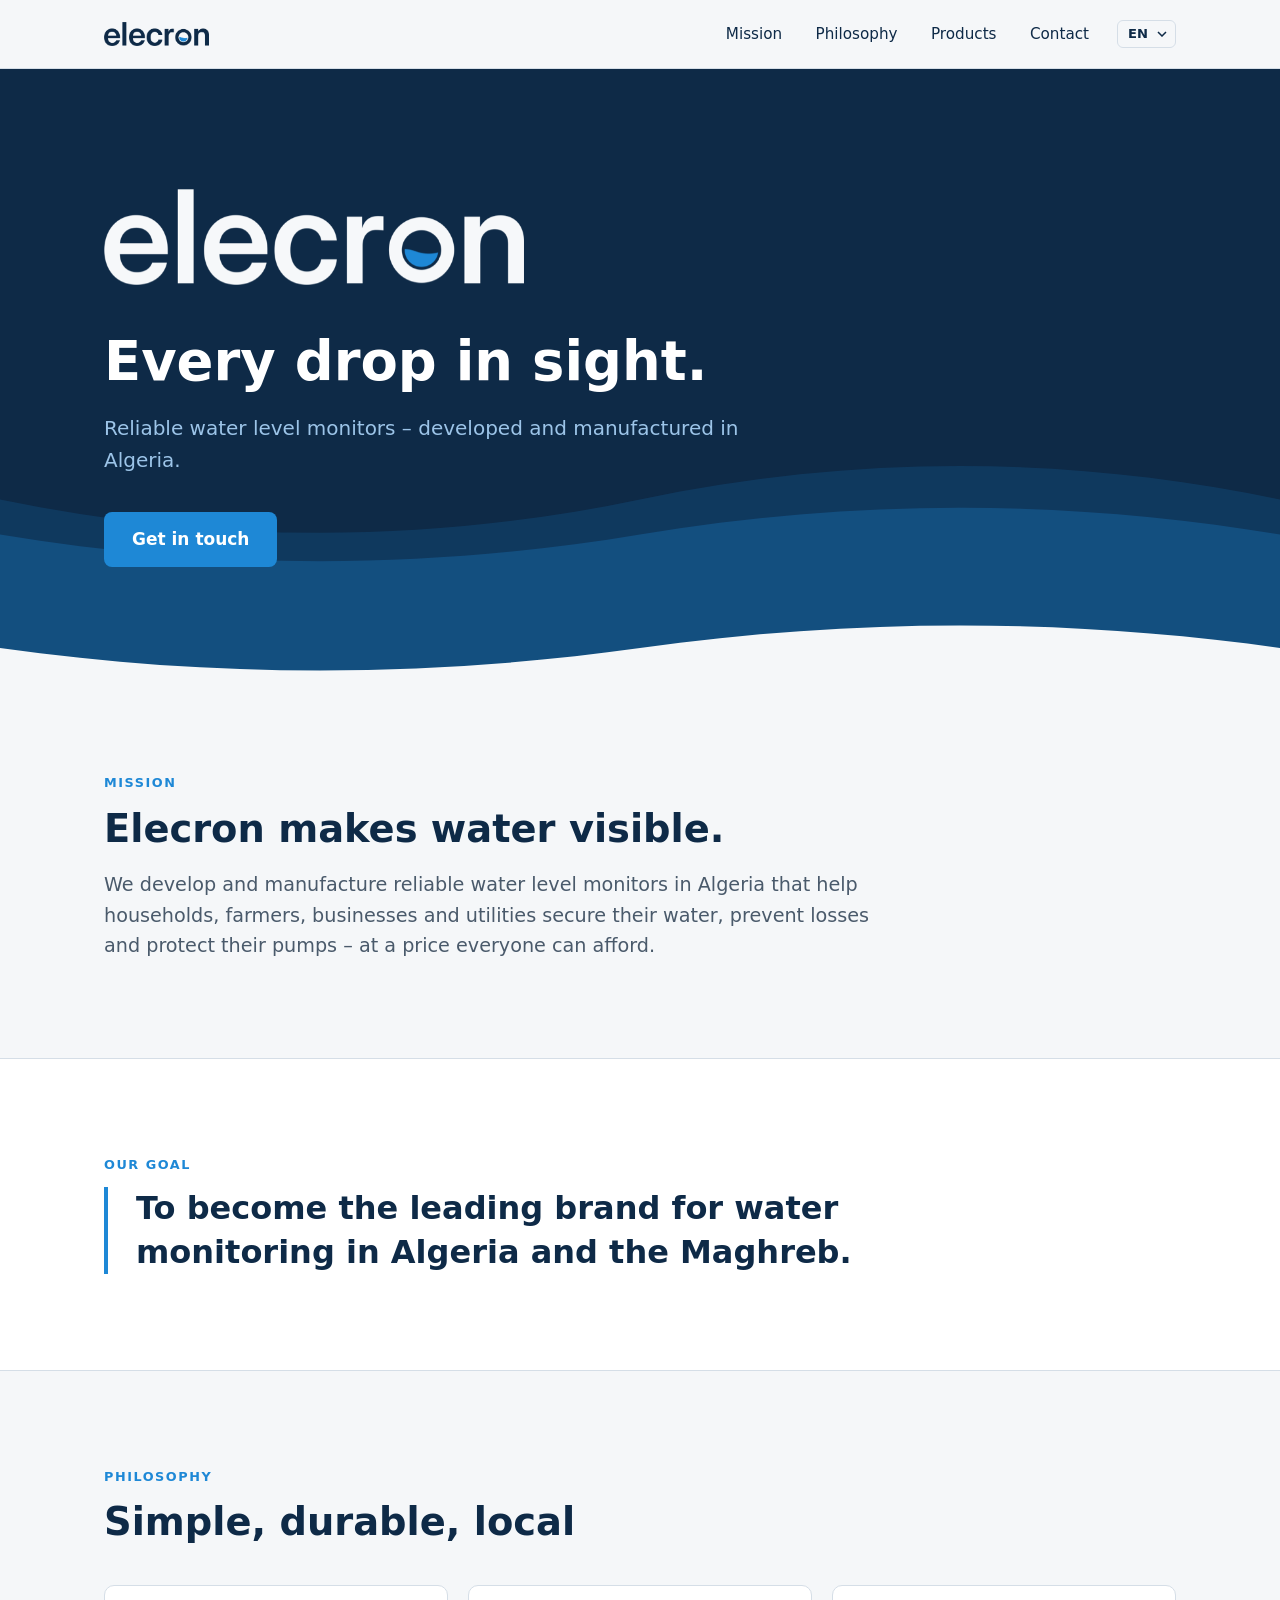
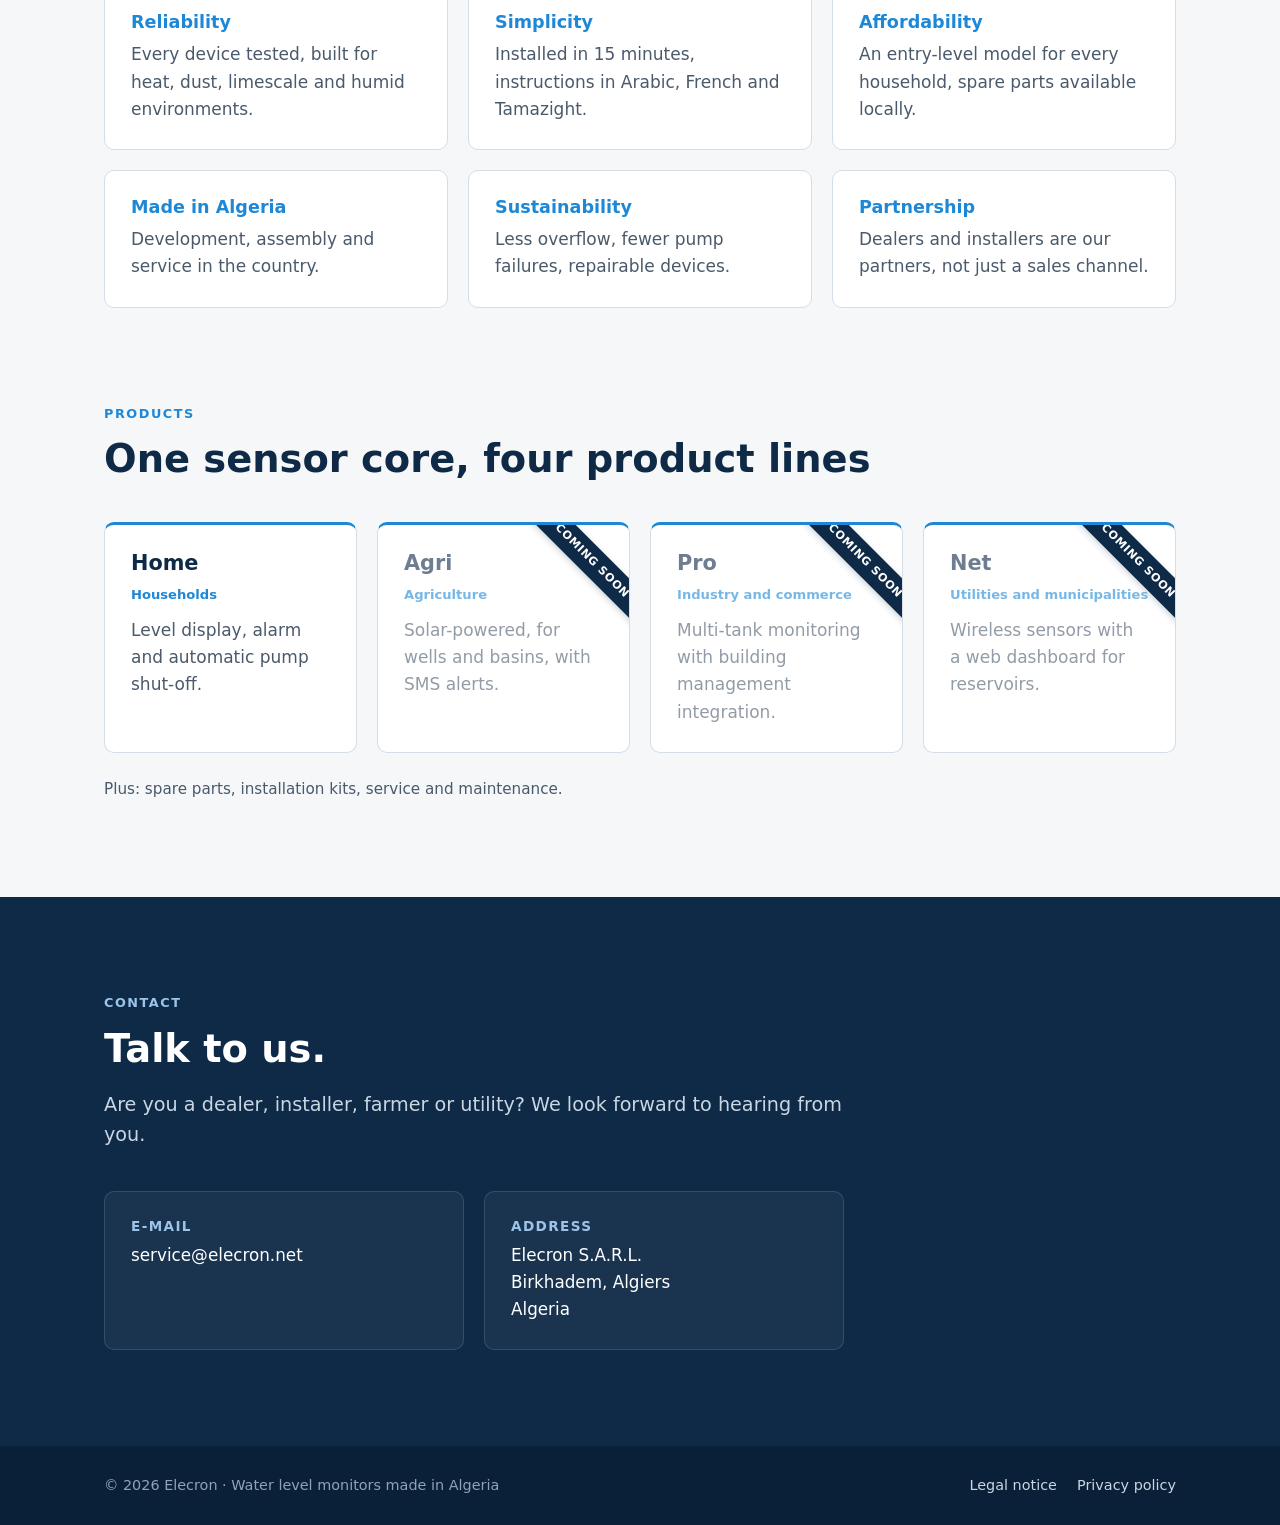
<file: index.html>
<!DOCTYPE html>
<html lang="en" dir="ltr">
<head>
<meta charset="utf-8">
<meta name="viewport" content="width=device-width, initial-scale=1">
<title>Elecron – Water level monitors made in Algeria</title>
<meta name="description" content="Elecron develops and manufactures reliable, affordable water level monitors in Algeria for households, agriculture, businesses and utilities.">
<link rel="canonical" href="https://elecron.net/">
<link rel="icon" href="assets/favicon.svg" type="image/svg+xml">
<link rel="stylesheet" href="assets/style.css">
<script src="assets/i18n.js"></script>
</head>
<body data-page="home">
<header>
  <div class="wrap">
    <a href="#top"><img src="assets/logo-dunkel.png" alt="Elecron"></a>
    <div class="right">
      <nav>
        <a href="#mission" data-i18n="nav.mission">Mission</a>
        <a href="#philosophie" data-i18n="nav.philosophy">Philosophy</a>
        <a href="#produkte" data-i18n="nav.products">Products</a>
        <a href="#kontakt" data-i18n="nav.contact">Contact</a>
      </nav>
      <select id="lang" class="lang" aria-label="Language"><option value="en">EN</option><option value="fr">FR</option><option value="ar">AR</option><option value="de">DE</option></select>
    </div>
  </div>
</header>
<main id="top">
  <section class="hero">
    <div class="wrap">
      <img class="logo" src="assets/logo-hell.png" alt="Elecron">
      <h1 data-i18n="hero.title">Every drop in sight.</h1>
      <p data-i18n="hero.sub">Reliable water level monitors – developed and manufactured in Algeria.</p>
      <a class="btn" href="#kontakt" data-i18n="hero.cta">Get in touch</a>
    </div>
    <div class="water" aria-hidden="true">
      <svg class="w1" viewBox="0 0 2880 160" preserveAspectRatio="none"><path d="M0 40c240 30 480 30 720 0s480-30 720 0s480 30 720 0s480-30 720 0V160H0z"/></svg>
      <svg class="w2" viewBox="0 0 2880 160" preserveAspectRatio="none"><path d="M0 40c240 30 480 30 720 0s480-30 720 0s480 30 720 0s480-30 720 0V160H0z"/></svg>
    </div>
    <svg class="wave" viewBox="0 0 1440 70" preserveAspectRatio="none" aria-hidden="true"><path d="M0 40c240 30 480 30 720 0s480-30 720 0v30H0z" fill="#F5F7F9"/></svg>
  </section>

  <section id="mission">
    <div class="wrap">
      <span class="eyebrow" data-i18n="mission.eyebrow">Mission</span>
      <h2 data-i18n="mission.title">Elecron makes water visible.</h2>
      <p class="lead" data-i18n="mission.text">We develop and manufacture reliable water level monitors in Algeria that help households, farmers, businesses and utilities secure their water, prevent losses and protect their pumps – at a price everyone can afford.</p>
    </div>
  </section>

  <section class="vision">
    <div class="wrap">
      <span class="eyebrow" data-i18n="goal.eyebrow">Our goal</span>
      <blockquote data-i18n="goal.text">To become the leading brand for water monitoring in Algeria and the Maghreb.</blockquote>
    </div>
  </section>

  <section id="philosophie">
    <div class="wrap">
      <span class="eyebrow" data-i18n="phil.eyebrow">Philosophy</span>
      <h2 data-i18n="phil.title">Simple, durable, local</h2>
      <div class="grid g3">
        <div class="card"><h3 data-i18n="v1.t">Reliability</h3><p data-i18n="v1.d">Every device tested, built for heat, dust, limescale and humid environments.</p></div>
        <div class="card"><h3 data-i18n="v2.t">Simplicity</h3><p data-i18n="v2.d">Installed in 15 minutes, instructions in Arabic, French and Tamazight.</p></div>
        <div class="card"><h3 data-i18n="v3.t">Affordability</h3><p data-i18n="v3.d">An entry-level model for every household, spare parts available locally.</p></div>
        <div class="card"><h3 data-i18n="v4.t">Made in Algeria</h3><p data-i18n="v4.d">Development, assembly and service in the country.</p></div>
        <div class="card"><h3 data-i18n="v5.t">Sustainability</h3><p data-i18n="v5.d">Less overflow, fewer pump failures, repairable devices.</p></div>
        <div class="card"><h3 data-i18n="v6.t">Partnership</h3><p data-i18n="v6.d">Dealers and installers are our partners, not just a sales channel.</p></div>
      </div>
    </div>
  </section>

  <section id="produkte" style="padding-top:0">
    <div class="wrap">
      <span class="eyebrow" data-i18n="prod.eyebrow">Products</span>
      <h2 data-i18n="prod.title">One sensor core, four product lines</h2>
      <div class="grid g4">
        <div class="card product"><h3>Home</h3><span class="tag" data-i18n="p1.tag">Households</span><p data-i18n="p1.d">Level display, alarm and automatic pump shut-off.</p></div>
        <div class="card product soon"><span class="ribbon" data-i18n="prod.soon">Coming soon</span><h3>Agri</h3><span class="tag" data-i18n="p2.tag">Agriculture</span><p data-i18n="p2.d">Solar-powered, for wells and basins, with SMS alerts.</p></div>
        <div class="card product soon"><span class="ribbon" data-i18n="prod.soon">Coming soon</span><h3>Pro</h3><span class="tag" data-i18n="p3.tag">Industry and commerce</span><p data-i18n="p3.d">Multi-tank monitoring with building management integration.</p></div>
        <div class="card product soon"><span class="ribbon" data-i18n="prod.soon">Coming soon</span><h3>Net</h3><span class="tag" data-i18n="p4.tag">Utilities and municipalities</span><p data-i18n="p4.d">Wireless sensors with a web dashboard for reservoirs.</p></div>
      </div>
      <p class="note" data-i18n="prod.note">Plus: spare parts, installation kits, service and maintenance.</p>
    </div>
  </section>

  <section id="kontakt" class="contact">
    <div class="wrap">
      <span class="eyebrow" style="color:#9CC4E8" data-i18n="contact.eyebrow">Contact</span>
      <h2 data-i18n="contact.title">Talk to us.</h2>
      <p class="lead" data-i18n="contact.text">Are you a dealer, installer, farmer or utility? We look forward to hearing from you.</p>
      <div class="grid" style="grid-template-columns:repeat(auto-fit,minmax(240px,360px))">
        <div class="card"><h3 data-i18n="contact.email">E-mail</h3><p><a href="mailto:service@elecron.net" dir="ltr">service@elecron.net</a></p></div>
        <div class="card"><h3 data-i18n="contact.address">Address</h3><p data-i18n="contact.addr">Elecron S.A.R.L.<br>Birkhadem, Algiers<br>Algeria</p></div>
      </div>
    </div>
  </section>
</main>

<footer>
  <div class="wrap">
    <span>© <span class="yr">2026</span> Elecron · <span data-i18n="footer.tag">Water level monitors made in Algeria</span></span>
    <span><a href="impressum.html" data-i18n="footer.imprint">Legal notice</a><a href="datenschutz.html" data-i18n="footer.privacy">Privacy policy</a></span>
  </div>
</footer>
<script>document.querySelectorAll('.yr').forEach(function(e){e.textContent=new Date().getFullYear()})</script>
<script>
/* Sanftes Einblenden beim Scrollen */
(function(){
  if(!('IntersectionObserver' in window)||matchMedia('(prefers-reduced-motion: reduce)').matches)return;
  var els=document.querySelectorAll('main section:not(.hero) .eyebrow, main section:not(.hero) h2, .lead, blockquote, .card, .note');
  var io=new IntersectionObserver(function(es){es.forEach(function(e){if(e.isIntersecting){e.target.classList.add('in');io.unobserve(e.target)}})},{threshold:.15});
  els.forEach(function(el){
    var sib=el.parentNode.children,i=Array.prototype.indexOf.call(sib,el);
    el.classList.add('reveal');
    if(el.classList.contains('card'))el.style.transitionDelay=(i%4*90)+'ms';
    io.observe(el);
  });
})();
</script>
</body>
</html>
</file>
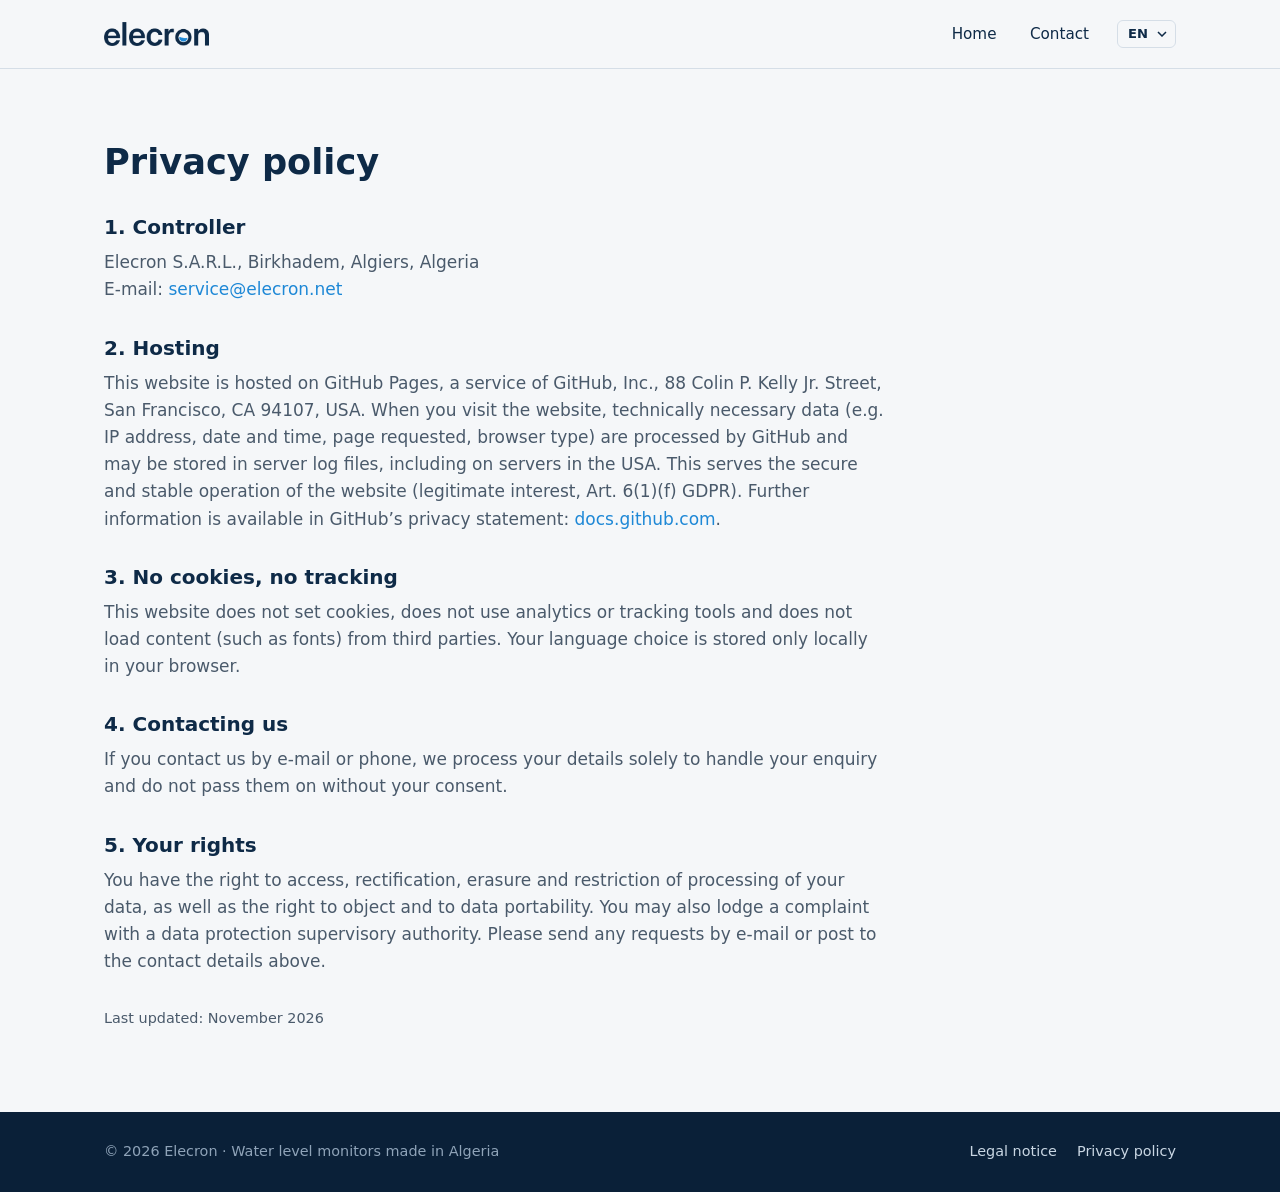
<file: datenschutz.html>
<!DOCTYPE html>
<html lang="en" dir="ltr">
<head>
<meta charset="utf-8">
<meta name="viewport" content="width=device-width, initial-scale=1">
<title>Privacy policy – Elecron</title>
<meta name="robots" content="noindex">
<link rel="icon" href="assets/favicon.svg" type="image/svg+xml">
<link rel="stylesheet" href="assets/style.css">
<script src="assets/i18n.js"></script>
</head>
<body data-page="privacy">
<header>
  <div class="wrap">
    <a href="index.html"><img src="assets/logo-dunkel.png" alt="Elecron"></a>
    <div class="right">
      <nav>
        <a href="index.html" data-i18n="nav.home">Home</a>
        <a href="index.html#kontakt" data-i18n="nav.contact">Contact</a>
      </nav>
      <select id="lang" class="lang" aria-label="Language"><option value="en">EN</option><option value="fr">FR</option><option value="ar">AR</option><option value="de">DE</option></select>
    </div>
  </div>
</header>
<main class="wrap"><div class="legal"><h1 data-i18n="privacy.title">Privacy policy</h1>
<div data-i18n="privacy.body"><h2>1. Controller</h2><p>Elecron S.A.R.L., Birkhadem, Algiers, Algeria<br>E-mail: <a href="mailto:service@elecron.net" dir="ltr">service@elecron.net</a></p><h2>2. Hosting</h2><p>This website is hosted on GitHub Pages, a service of GitHub, Inc., 88 Colin P. Kelly Jr. Street, San Francisco, CA 94107, USA. When you visit the website, technically necessary data (e.g. IP address, date and time, page requested, browser type) are processed by GitHub and may be stored in server log files, including on servers in the USA. This serves the secure and stable operation of the website (legitimate interest, Art. 6(1)(f) GDPR). Further information is available in GitHub’s privacy statement: <a href="https://docs.github.com/site-policy/privacy-policies/github-general-privacy-statement" target="_blank" rel="noopener" dir="ltr">docs.github.com</a>.</p><h2>3. No cookies, no tracking</h2><p>This website does not set cookies, does not use analytics or tracking tools and does not load content (such as fonts) from third parties. Your language choice is stored only locally in your browser.</p><h2>4. Contacting us</h2><p>If you contact us by e-mail or phone, we process your details solely to handle your enquiry and do not pass them on without your consent.</p><h2>5. Your rights</h2><p>You have the right to access, rectification, erasure and restriction of processing of your data, as well as the right to object and to data portability. You may also lodge a complaint with a data protection supervisory authority. Please send any requests by e-mail or post to the contact details above.</p><p style="margin-top:32px;font-size:.9rem">Last updated: November 2026</p></div>
</div></main>
<footer>
  <div class="wrap">
    <span>© <span class="yr">2026</span> Elecron · <span data-i18n="footer.tag">Water level monitors made in Algeria</span></span>
    <span><a href="impressum.html" data-i18n="footer.imprint">Legal notice</a><a href="datenschutz.html" data-i18n="footer.privacy">Privacy policy</a></span>
  </div>
</footer>
<script>document.querySelectorAll('.yr').forEach(function(e){e.textContent=new Date().getFullYear()})</script>
</body>
</html>
</file>
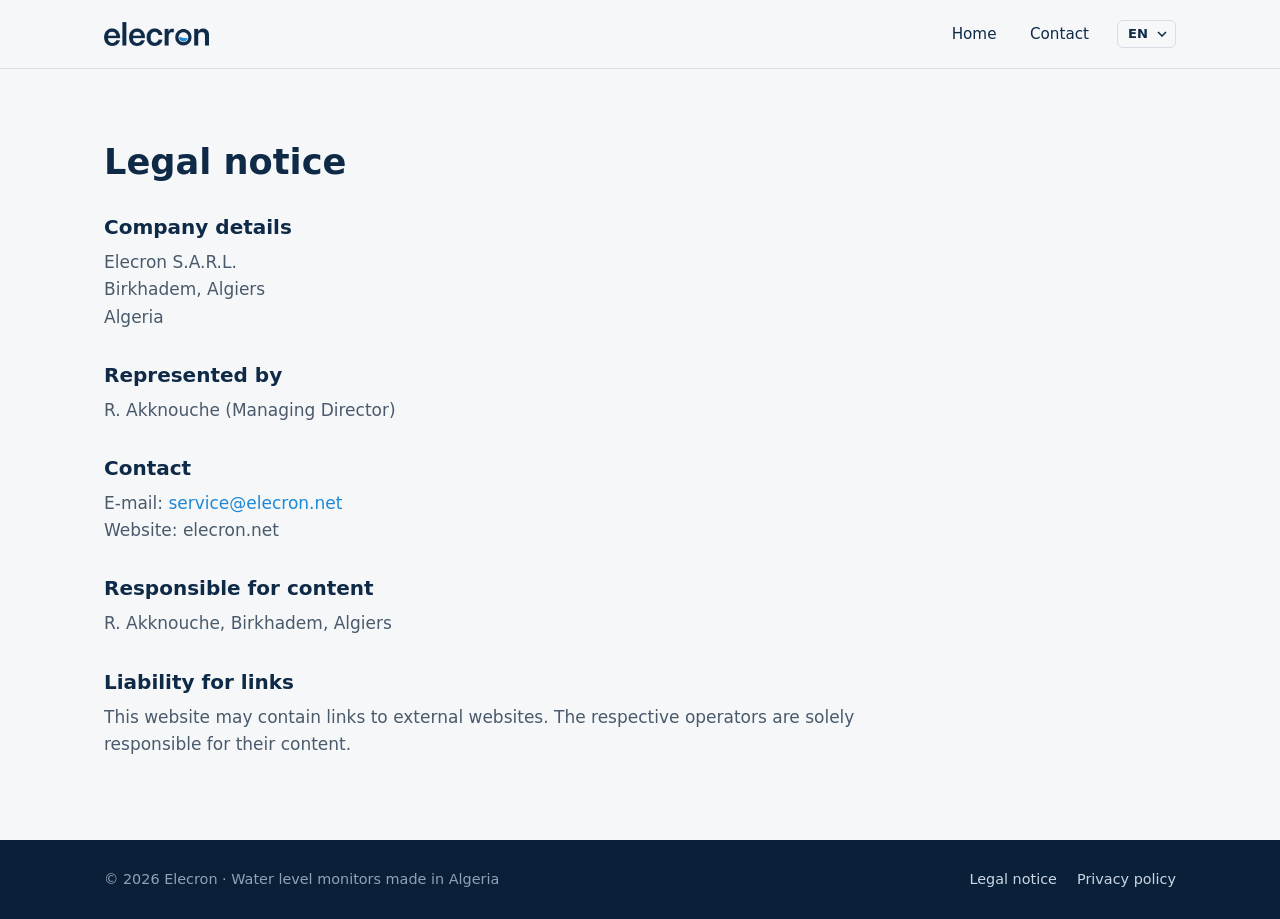
<file: impressum.html>
<!DOCTYPE html>
<html lang="en" dir="ltr">
<head>
<meta charset="utf-8">
<meta name="viewport" content="width=device-width, initial-scale=1">
<title>Legal notice – Elecron</title>
<meta name="robots" content="noindex">
<link rel="icon" href="assets/favicon.svg" type="image/svg+xml">
<link rel="stylesheet" href="assets/style.css">
<script src="assets/i18n.js"></script>
</head>
<body data-page="imprint">
<header>
  <div class="wrap">
    <a href="index.html"><img src="assets/logo-dunkel.png" alt="Elecron"></a>
    <div class="right">
      <nav>
        <a href="index.html" data-i18n="nav.home">Home</a>
        <a href="index.html#kontakt" data-i18n="nav.contact">Contact</a>
      </nav>
      <select id="lang" class="lang" aria-label="Language"><option value="en">EN</option><option value="fr">FR</option><option value="ar">AR</option><option value="de">DE</option></select>
    </div>
  </div>
</header>
<main class="wrap"><div class="legal"><h1 data-i18n="imprint.title">Legal notice</h1>
<div data-i18n="imprint.body"><h2>Company details</h2><p>Elecron S.A.R.L.<br>Birkhadem, Algiers<br>Algeria</p><h2>Represented by</h2><p>R. Akknouche (Managing Director)</p><h2>Contact</h2><p>E-mail: <a href="mailto:service@elecron.net" dir="ltr">service@elecron.net</a><br>Website: elecron.net</p><h2>Responsible for content</h2><p>R. Akknouche, Birkhadem, Algiers</p><h2>Liability for links</h2><p>This website may contain links to external websites. The respective operators are solely responsible for their content.</p></div>
</div></main>
<footer>
  <div class="wrap">
    <span>© <span class="yr">2026</span> Elecron · <span data-i18n="footer.tag">Water level monitors made in Algeria</span></span>
    <span><a href="impressum.html" data-i18n="footer.imprint">Legal notice</a><a href="datenschutz.html" data-i18n="footer.privacy">Privacy policy</a></span>
  </div>
</footer>
<script>document.querySelectorAll('.yr').forEach(function(e){e.textContent=new Date().getFullYear()})</script>
</body>
</html>
</file>
<file: assets/style.css>
:root{--navy:#0E2A47;--blue:#1E88D6;--text:#4A5A6B;--line:#D5DEE7;--bg:#F5F7F9;--white:#fff}
*{box-sizing:border-box;margin:0;padding:0}
html{scroll-behavior:smooth}
body{font-family:Inter,system-ui,-apple-system,"Segoe UI",Roboto,Helvetica,Arial,sans-serif;color:var(--text);background:var(--bg);line-height:1.6;font-size:17px}
a{color:var(--blue);text-decoration:none}a:hover{text-decoration:underline}
.wrap{max-width:1120px;margin:0 auto;padding:0 24px}
h1,h2,h3{color:var(--navy);line-height:1.2;font-weight:700}
h2{font-size:clamp(1.7rem,3.5vw,2.4rem);margin-bottom:18px}
h3{font-size:1.1rem}
.eyebrow{display:block;color:var(--blue);font-size:.8rem;font-weight:700;letter-spacing:.12em;text-transform:uppercase;margin-bottom:12px}

/* Header */
header{position:sticky;top:0;z-index:10;background:rgba(245,247,249,.92);backdrop-filter:blur(8px);border-bottom:1px solid var(--line)}
header .wrap{display:flex;align-items:center;justify-content:space-between;height:68px}
header img{height:24px;display:block}
nav a{color:var(--navy);font-weight:500;margin-inline-start:28px;font-size:.95rem}
.right{display:flex;align-items:center}
.lang{margin-inline-start:28px;appearance:none;-webkit-appearance:none;background:transparent url("data:image/svg+xml,%3Csvg xmlns='http://www.w3.org/2000/svg' width='10' height='6'%3E%3Cpath d='M1 1l4 4 4-4' fill='none' stroke='%230E2A47' stroke-width='1.5'/%3E%3C/svg%3E") no-repeat right 8px center;border:1px solid var(--line);border-radius:6px;padding:5px 26px 5px 10px;font-family:inherit;font-size:.82rem;font-weight:600;line-height:1.2;color:var(--navy);cursor:pointer}
.lang:hover,.lang:focus{border-color:var(--blue);outline:none}
[dir=rtl] .lang{background-position:left 8px center;padding:5px 10px 5px 26px}
[dir=rtl] body{font-family:"Noto Sans Arabic","Segoe UI",Tahoma,system-ui,sans-serif}
nav a:hover{color:var(--blue);text-decoration:none}

/* Hero */
.hero{background:var(--navy);color:#fff;padding:120px 0 110px;position:relative;overflow:hidden}
.hero img.logo{width:min(420px,80%);display:block;margin-bottom:44px}
.hero h1{color:#fff;font-size:clamp(2rem,5vw,3.4rem);max-width:760px}
.hero p{color:#9CC4E8;font-size:1.25rem;margin-top:18px;max-width:640px}
.hero .btn{margin-top:36px}
.wave{position:absolute;left:0;right:0;bottom:-1px;width:100%;height:70px;display:block}
.btn{display:inline-block;background:var(--blue);color:#fff;font-weight:600;padding:14px 28px;border-radius:8px}
.btn:hover{text-decoration:none;background:#1774BA}

section{padding:96px 0}
.lead{font-size:1.2rem;max-width:780px}

/* Cards */
.grid{display:grid;gap:20px;margin-top:40px}
.g3{grid-template-columns:repeat(3,1fr)}
.g4{grid-template-columns:repeat(4,1fr)}
.card{background:var(--white);border:1px solid var(--line);border-radius:10px;padding:26px}
.card h3{color:var(--blue);margin-bottom:8px}
.product{border-top:3px solid var(--blue)}
.product h3{color:var(--navy);font-size:1.3rem}
.product .tag{color:var(--blue);font-size:.82rem;font-weight:600;display:block;margin:4px 0 12px}
.note{margin-top:24px;font-size:.95rem}

.vision{background:var(--white);border-top:1px solid var(--line);border-bottom:1px solid var(--line)}
.vision blockquote{font-size:clamp(1.4rem,3vw,2rem);color:var(--navy);font-weight:600;line-height:1.35;max-width:880px;border-inline-start:4px solid var(--blue);padding-inline-start:28px}

/* Contact */
.contact{background:var(--navy);color:#C9D6E3}
.contact h2{color:#fff}
.contact .grid{grid-template-columns:repeat(3,1fr)}
.contact .card{background:rgba(255,255,255,.05);border-color:rgba(255,255,255,.12)}
.contact .card h3{color:#9CC4E8;font-size:.85rem;text-transform:uppercase;letter-spacing:.1em}
.contact .card p,.contact .card a{color:#fff;font-size:1.05rem}

footer{background:#0A2038;color:#8FA3B8;font-size:.9rem;padding:28px 0}
footer .wrap{display:flex;justify-content:space-between;flex-wrap:wrap;gap:12px}
footer a{color:#C9D6E3;margin-inline-start:20px}

/* Legal pages */
.legal{padding:72px 0;max-width:780px}
.legal h1{font-size:2.2rem;margin-bottom:28px}
.legal h2{font-size:1.25rem;margin:32px 0 10px}
.legal p,.legal li{margin-bottom:10px}
.legal ul{padding-inline-start:20px}
.ph{background:#FFF3C4;color:#6B5200;padding:0 4px;border-radius:3px}

@media (max-width:900px){.g3,.g4,.contact .grid{grid-template-columns:repeat(2,1fr)}}
@media (max-width:620px){
  body{font-size:16px}
  nav{display:none}.lang{margin:0}
  .g3,.g4,.contact .grid{grid-template-columns:1fr}
  section{padding:64px 0}.hero{padding:80px 0 90px}
  footer a{margin:0;margin-inline-end:16px}
}
[dir=rtl] .eyebrow,[dir=rtl] .contact .card h3{letter-spacing:0;font-size:.95rem}
[dir=rtl] .contact p[dir=ltr]{text-align:right!important}
section[id]{scroll-margin-top:68px}
.product{position:relative;overflow:hidden}
.product.soon>*:not(.ribbon){opacity:.6}
.ribbon{position:absolute;top:22px;right:-38px;width:150px;transform:rotate(45deg);background:var(--navy);color:#fff;text-align:center;font-size:.7rem;font-weight:700;letter-spacing:.06em;text-transform:uppercase;padding:5px 0;box-shadow:0 2px 6px rgba(14,42,71,.2)}
[dir=rtl] .ribbon{right:auto;left:-38px;transform:rotate(-45deg);letter-spacing:0;font-size:.78rem}

/* ---------- Animationen ---------- */
.hero .wrap{position:relative;z-index:2}
.wave{z-index:3}
.water{position:absolute;left:0;right:0;bottom:0;height:190px;z-index:1;pointer-events:none;animation:rise 2.4s cubic-bezier(.2,.7,.2,1) both}
.water svg{position:absolute;bottom:0;left:0;width:200%;height:100%;display:block}
.water .w1{fill:rgba(30,136,214,.28);animation:drift 16s linear infinite}
.water .w2{fill:rgba(30,136,214,.16);height:125%;animation:drift 26s linear infinite reverse}
@keyframes drift{from{transform:translateX(0)}to{transform:translateX(-50%)}}
@keyframes rise{from{transform:translateY(100%)}to{transform:translateY(0)}}
@keyframes up{from{opacity:0;transform:translateY(22px)}to{opacity:1;transform:none}}
.hero .wrap>*{animation:up .9s cubic-bezier(.2,.7,.2,1) both}
.hero .wrap>*:nth-child(1){animation-delay:.1s}
.hero .wrap>*:nth-child(2){animation-delay:.3s}
.hero .wrap>*:nth-child(3){animation-delay:.5s}
.hero .wrap>*:nth-child(4){animation-delay:.7s}
.reveal{opacity:0;transform:translateY(22px);transition:opacity .7s ease,transform .7s cubic-bezier(.2,.7,.2,1)}
.reveal.in{opacity:1;transform:none}
.card{transition:opacity .7s ease,transform .7s cubic-bezier(.2,.7,.2,1),box-shadow .25s ease}
.card:hover{box-shadow:0 10px 28px rgba(14,42,71,.10)}
.contact .card:hover{box-shadow:none}
.btn{transition:background .2s ease,transform .2s ease}.btn:hover{transform:translateY(-2px)}
@media (prefers-reduced-motion:reduce){.water,.water svg,.hero .wrap>*{animation:none}.reveal{opacity:1;transform:none;transition:none}}
</file>
